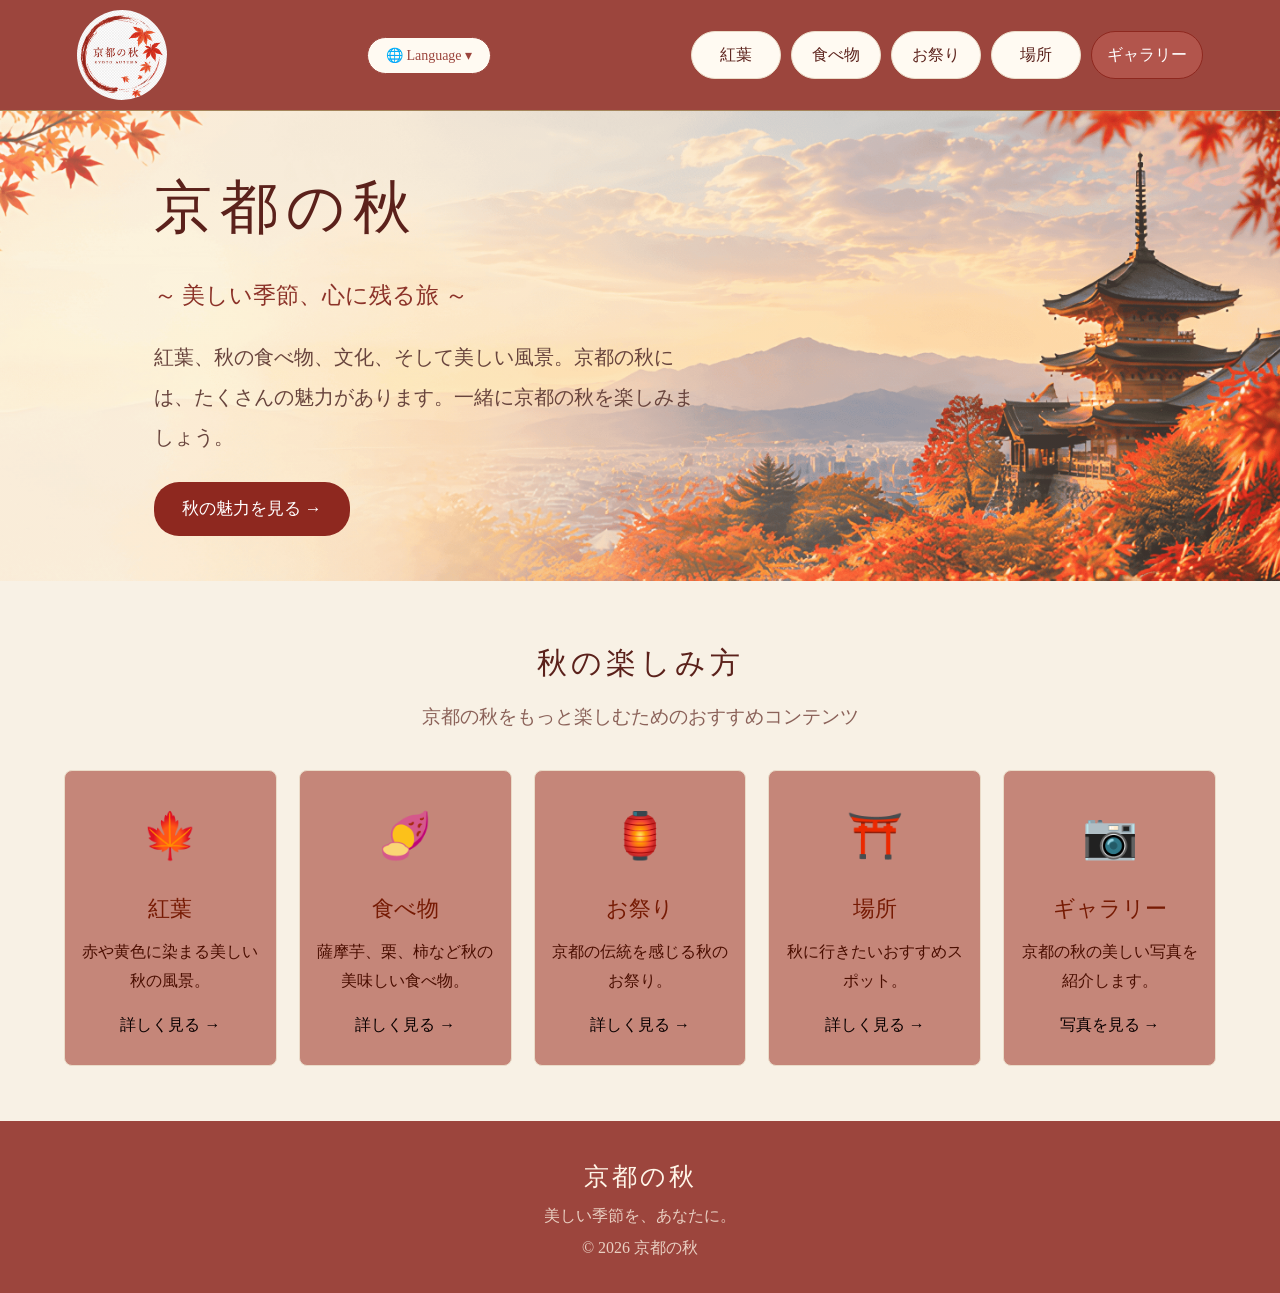
<file: index.html>
<!DOCTYPE html>
<html lang="ja">
<head>
    <meta charset="UTF-8">
    <meta name="viewport" content="width=device-width, initial-scale=1.0">
    <title>京都の秋</title>
    <link rel="stylesheet" href="css/style.css">
</head>
<body>

<header>
    <div class="logo">
        <a href="index.html">
            <img src="img/logo2.png" alt="京都の秋 Logo">
        </a>
    </div>

    <div class="language-switch">
    <button class="language-btn" onclick="toggleLanguageMenu()">
        🌐 Language ▾
    </button>

    <div class="language-menu" id="languageMenu">
        <button onclick="changeLanguage('ja')">日本語</button>
        <button onclick="changeLanguage('en')">English</button>
    </div>
</div>
    <nav>
        <a href="kouyou.html" data-i18n="kouyou">紅葉</a>
        <a href="food.html" data-i18n="food">食べ物</a>
        <a href="event.html" data-i18n="event">お祭り</a>
        <a href="place.html" data-i18n="place">場所</a>
        <a href="gallary.html" class="active" data-i18n="gallery">ギャラリー</a>
    </nav>
</header>

<section class="hero">
    <div class="hero-text">
        <h2 data-i18n="heroTitle">京都の秋</h2>

        <h3 data-i18n="heroSubtitle">
            ～ 美しい季節、心に残る旅 ～
        </h3>

        <p data-i18n="heroDescription">
            紅葉、秋の食べ物、文化、そして美しい風景。
            京都の秋には、たくさんの魅力があります。
            一緒に京都の秋を楽しみましょう。
        </p>

        <a href="kouyou.html" class="button" data-i18n="heroButton">
            秋の魅力を見る →
        </a>
    </div>
</section>

<main>
    <section class="contents">

        <h2 data-i18n="sectionTitle">秋の楽しみ方</h2>

        <p class="description" data-i18n="sectionDescription">
            京都の秋をもっと楽しむためのおすすめコンテンツ
        </p>

        <div class="cards">

            <div class="card">
                <div class="icon">🍁</div>
                <h3 data-i18n="card1Title">紅葉</h3>
                <p data-i18n="card1Text">赤や黄色に染まる美しい秋の風景。</p>
                <a href="kouyou.html" data-i18n="details">詳しく見る →</a>
            </div>

            <div class="card">
                <div class="icon">🍠</div>
                <h3 data-i18n="card2Title">食べ物</h3>
                <p data-i18n="card2Text">薩摩芋、栗、柿など秋の美味しい食べ物。</p>
                <a href="food.html" data-i18n="details">詳しく見る →</a>
            </div>

            <div class="card">
                <div class="icon">🏮</div>
                <h3 data-i18n="card3Title">お祭り</h3>
                <p data-i18n="card3Text">京都の伝統を感じる秋のお祭り。</p>
                <a href="event.html" data-i18n="details">詳しく見る →</a>
            </div>

            <div class="card">
                <div class="icon">⛩️</div>
                <h3 data-i18n="card4Title">場所</h3>
                <p data-i18n="card4Text">秋に行きたいおすすめスポット。</p>
                <a href="place.html" data-i18n="details">詳しく見る →</a>
            </div>

            <div class="card">
                <div class="icon">📷</div>
                <h3 data-i18n="card5Title">ギャラリー</h3>
                <p data-i18n="card5Text">京都の秋の美しい写真を紹介します。</p>
                <a href="gallary.html" data-i18n="viewPhotos">写真を見る →</a>
            </div>

        </div>
    </section>
</main>

<footer>
    <h3>京都の秋</h3>
    <p data-i18n="footerText">美しい季節を、あなたに。</p>
    <p class="copyright">© 2026 京都の秋</p>
</footer>

<script src="js/script.js"></script>

</body>
</html>
</file>
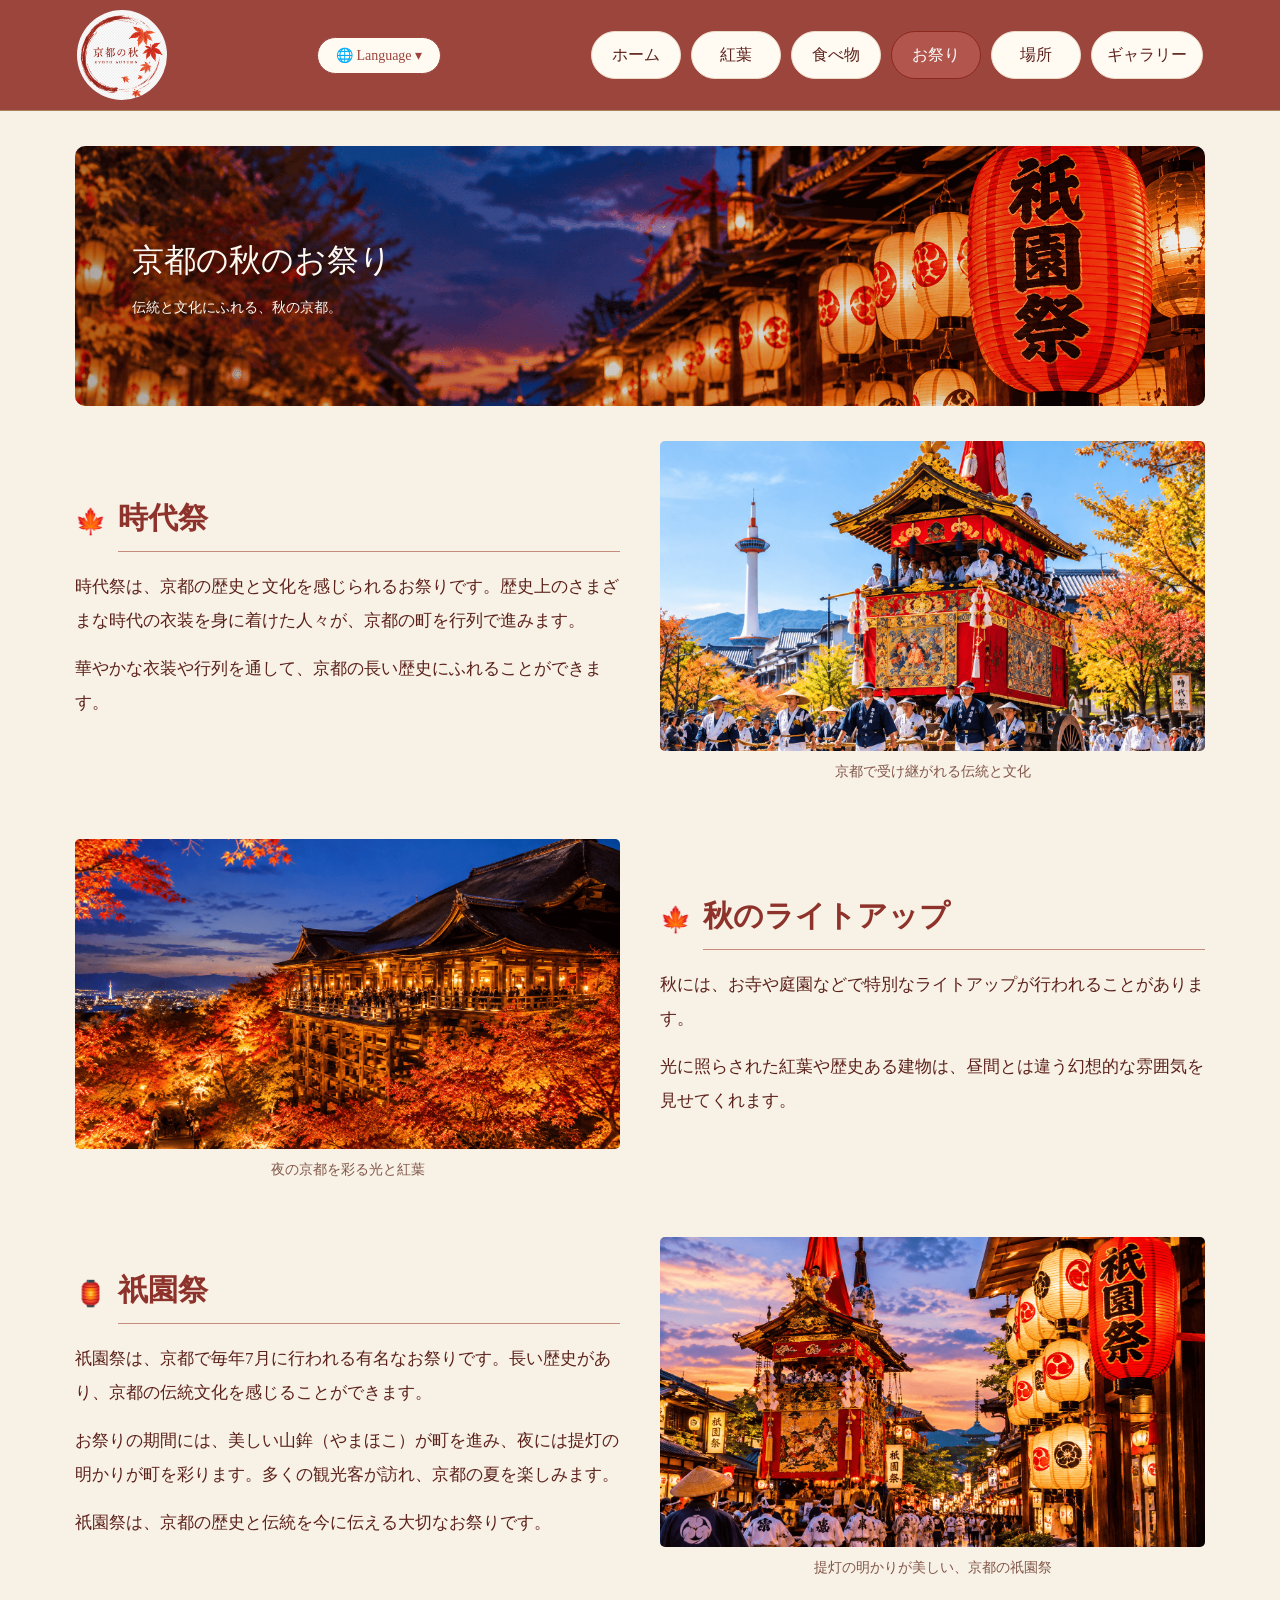
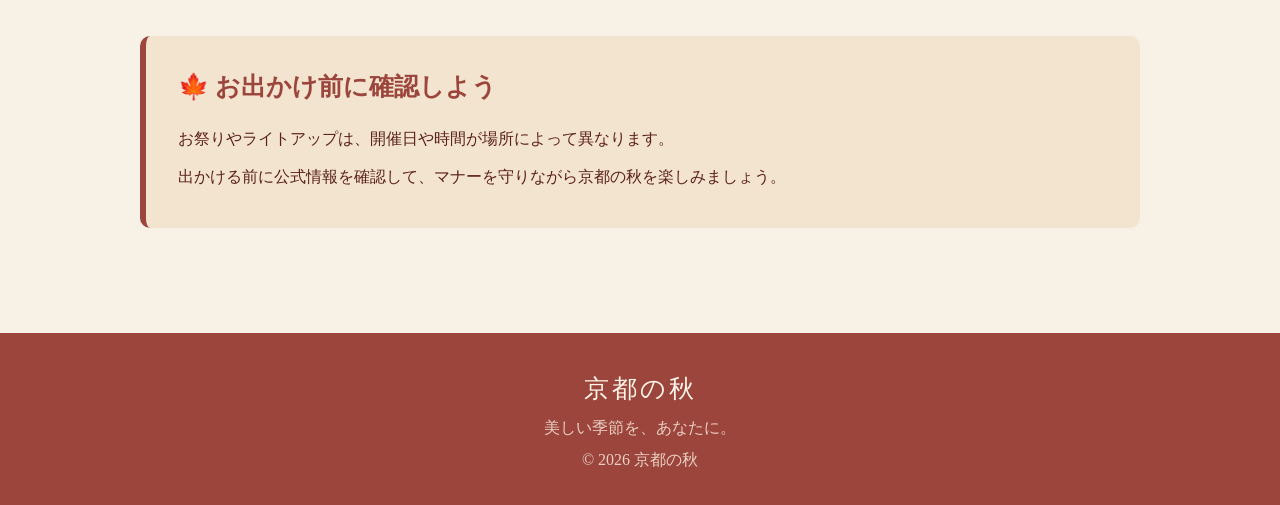
<file: event.html>
<!DOCTYPE html>
<html lang="ja">

<head>
    <meta charset="UTF-8">
    <meta name="viewport" content="width=device-width, initial-scale=1.0">
    <title>京都の秋のお祭り｜京都の秋</title>
    <link rel="stylesheet" href="css/style.css">
</head>

<body>

<header>
    <div class="logo">
        <a href="index.html">
            <img src="img/logo2.png" alt="京都の秋 Logo">
        </a>
    </div>

    <div class="language-switch">
    <button class="language-btn" onclick="toggleLanguageMenu()">
        🌐 Language ▾
    </button>

    <div class="language-menu" id="languageMenu">
        <button onclick="changeLanguage('ja')">日本語</button>
        <button onclick="changeLanguage('en')">English</button>
    </div>
</div>

    <nav>
        <a href="index.html" data-i18n="home">ホーム</a>
        <a href="kouyou.html" data-i18n="kouyou">紅葉</a>
        <a href="food.html" data-i18n="food">食べ物</a>
        <a href="event.html" class="active" data-i18n="event">お祭り</a>
        <a href="place.html" data-i18n="place">場所</a>
        <a href="gallary.html" data-i18n="gallary">ギャラリー</a>
    </nav>
</header>

<main class="page-content event-page">

    <section class="event-hero">
        <div class="event-hero-text">
            <h1 data-i18n="eventPageTitle">京都の秋のお祭り</h1>
            <p data-i18n="eventPageSubtitle">伝統と文化にふれる、秋の京都。</p>
        </div>
    </section>

    <section class="content-section">
        <div class="section-text">
            <h2 class="decorated-heading">
                <span class="maple-icon">🍁</span>
                <span class="heading-title" data-i18n="eventSection1Title">時代祭</span>
            </h2>

            <p data-i18n="eventSection1Text1">
                時代祭は、京都の歴史と文化を感じられるお祭りです。
                歴史上のさまざまな時代の衣装を身に着けた人々が、
                京都の町を行列で進みます。
            </p>

            <p data-i18n="eventSection1Text2">
                華やかな衣装や行列を通して、
                京都の長い歴史にふれることができます。
            </p>
        </div>

        <figure class="section-image">
            <img src="img/evant1.png" alt="京都の伝統的なお祭り">
            <figcaption data-i18n="eventCaption1">
                京都で受け継がれる伝統と文化
            </figcaption>
        </figure>
    </section>

    <section class="content-section reverse">
        <div class="section-text">
            <h2 class="decorated-heading">
                <span class="maple-icon">🍁</span>
                <span class="heading-title" data-i18n="eventSection2Title">秋のライトアップ</span>
            </h2>

            <p data-i18n="eventSection2Text1">
                秋には、お寺や庭園などで特別なライトアップが
                行われることがあります。
            </p>

            <p data-i18n="eventSection2Text2">
                光に照らされた紅葉や歴史ある建物は、
                昼間とは違う幻想的な雰囲気を見せてくれます。
            </p>
        </div>

        <figure class="section-image">
            <img src="img/event2.png" alt="秋の京都の夜間ライトアップ">
            <figcaption data-i18n="eventCaption2">
                夜の京都を彩る光と紅葉
            </figcaption>
        </figure>
    </section>

    <section class="content-section">
        <div class="section-text">
            <h2 class="decorated-heading">
                <span class="maple-icon">🏮</span>
                <span class="heading-title" data-i18n="eventSection3Title">祇園祭</span>
            </h2>

            <p data-i18n="eventSection3Text1">
                祇園祭は、京都で毎年7月に行われる有名なお祭りです。
                長い歴史があり、京都の伝統文化を感じることができます。
            </p>

            <p data-i18n="eventSection3Text2">
                お祭りの期間には、美しい山鉾（やまほこ）が町を進み、
                夜には提灯の明かりが町を彩ります。
                多くの観光客が訪れ、京都の夏を楽しみます。
            </p>

            <p data-i18n="eventSection3Text3">
                祇園祭は、京都の歴史と伝統を今に伝える大切なお祭りです。
            </p>
        </div>

        <figure class="section-image">
            <img src="img/event3.png" alt="提灯の明かりが美しい、京都の祇園祭">
            <figcaption data-i18n="eventCaption3">
                提灯の明かりが美しい、京都の祇園祭
            </figcaption>
        </figure>
    </section>

    <section class="event-notice">
        <h2 data-i18n="eventNoticeTitle">🍁 お出かけ前に確認しよう</h2>

        <p data-i18n="eventNoticeText1">
            お祭りやライトアップは、開催日や時間が
            場所によって異なります。
        </p>

        <p data-i18n="eventNoticeText2">
            出かける前に公式情報を確認して、
            マナーを守りながら京都の秋を楽しみましょう。
        </p>
    </section>

</main>

<footer>
    <h3>京都の秋</h3>
    <p data-i18n="footerText">美しい季節を、あなたに。</p>
    <p class="copyright">© 2026 京都の秋</p>
</footer>

<script src="js/script.js"></script>
</body>
</html>
</file>
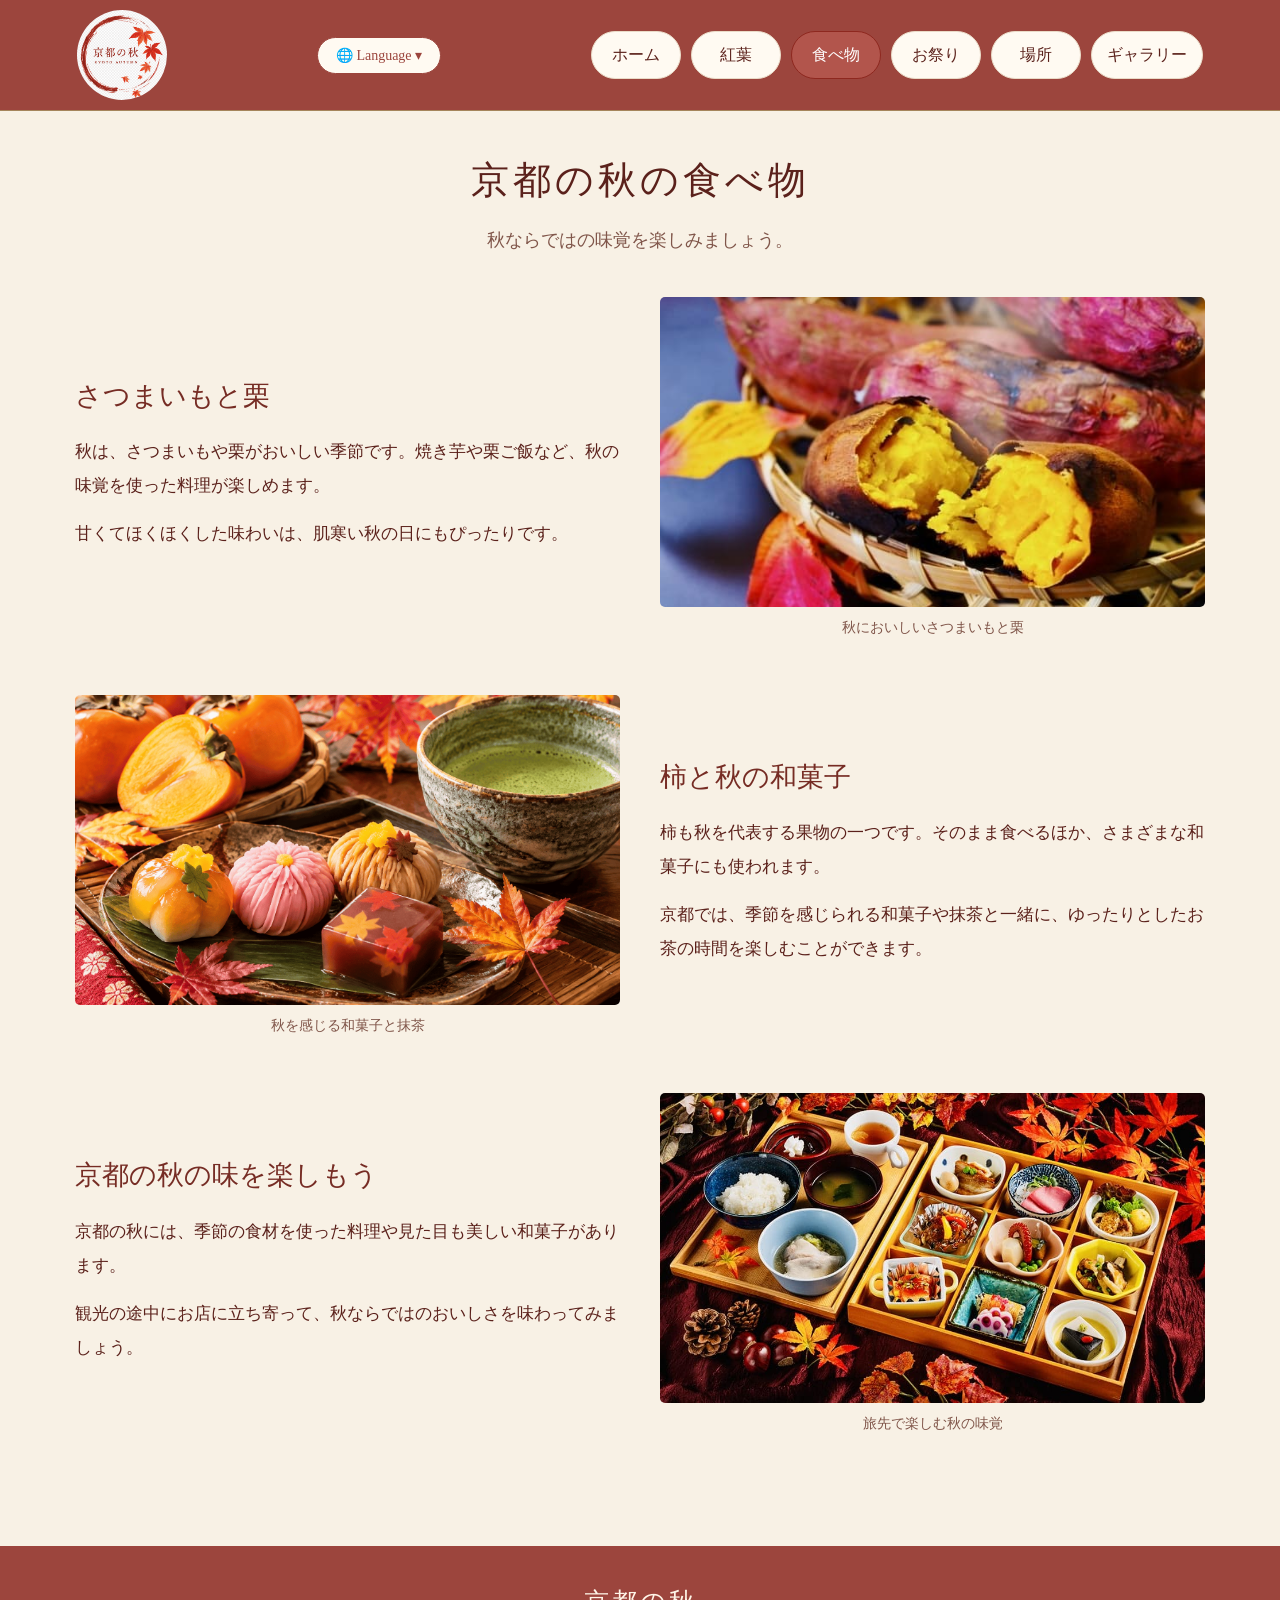
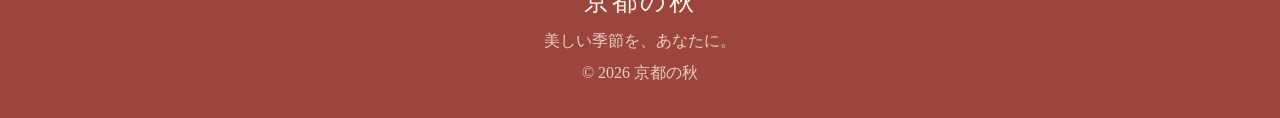
<file: food.html>
<!DOCTYPE html>
<html lang="ja">
<head>
    <meta charset="UTF-8">
    <meta name="viewport" content="width=device-width, initial-scale=1.0">
    <title>京都の秋の食べ物｜京都の秋</title>
    <link rel="stylesheet" href="css/style.css">
</head>
<body>

<header>
    <div class="logo">
        <a href="index.html">
            <img src="img/logo2.png" alt="京都の秋 Logo">
        </a>
    </div>

    <div class="language-switch">
    <button class="language-btn" onclick="toggleLanguageMenu()">
        🌐 Language ▾
    </button>

    <div class="language-menu" id="languageMenu">
        <button onclick="changeLanguage('ja')">日本語</button>
        <button onclick="changeLanguage('en')">English</button>
    </div>
</div>

    <nav>
        <a href="index.html" data-i18n="home">ホーム</a>
        <a href="kouyou.html" data-i18n="kouyou">紅葉</a>
        <a href="food.html" class="active" data-i18n="food">食べ物</a>
        <a href="event.html" data-i18n="event">お祭り</a>
        <a href="place.html" data-i18n="place">場所</a>
        <a href="gallary.html" data-i18n="gallary">ギャラリー</a>
    </nav>
</header>

<main class="page-content">

    <div class="page-title">
        <h1 data-i18n="foodPageTitle">京都の秋の食べ物</h1>
        <p data-i18n="foodPageSubtitle">秋ならではの味覚を楽しみましょう。</p>
    </div>

    <section class="content-section">
        <div class="section-text">
            <h2 data-i18n="foodSection1Title">さつまいもと栗</h2>

            <p data-i18n="foodSection1Text1">
                秋は、さつまいもや栗がおいしい季節です。
                焼き芋や栗ご飯など、秋の味覚を使った料理が楽しめます。
            </p>

            <p data-i18n="foodSection1Text2">
                甘くてほくほくした味わいは、肌寒い秋の日にもぴったりです。
            </p>
        </div>

        <figure class="section-image">
            <img src="img/food1.jpg" alt="秋のさつまいもと栗">
            <figcaption data-i18n="foodCaption1">
                秋においしいさつまいもと栗
            </figcaption>
        </figure>
    </section>

    <section class="content-section reverse">
        <div class="section-text">
            <h2 data-i18n="foodSection2Title">柿と秋の和菓子</h2>

            <p data-i18n="foodSection2Text1">
                柿も秋を代表する果物の一つです。
                そのまま食べるほか、さまざまな和菓子にも使われます。
            </p>

            <p data-i18n="foodSection2Text2">
                京都では、季節を感じられる和菓子や抹茶と一緒に、
                ゆったりとしたお茶の時間を楽しむことができます。
            </p>
        </div>

        <figure class="section-image">
            <img src="img/food3.png" alt="秋の和菓子と抹茶">
            <figcaption data-i18n="foodCaption2">
                秋を感じる和菓子と抹茶
            </figcaption>
        </figure>
    </section>

    <section class="content-section">
        <div class="section-text">
            <h2 data-i18n="foodSection3Title">京都の秋の味を楽しもう</h2>

            <p data-i18n="foodSection3Text1">
                京都の秋には、季節の食材を使った料理や
                見た目も美しい和菓子があります。
            </p>

            <p data-i18n="foodSection3Text2">
                観光の途中にお店に立ち寄って、
                秋ならではのおいしさを味わってみましょう。
            </p>
        </div>

        <figure class="section-image">
            <img src="img/food2 .jpg" alt="京都の秋の食事">
            <figcaption data-i18n="foodCaption3">
                旅先で楽しむ秋の味覚
            </figcaption>
        </figure>
    </section>

</main>

<footer>
    <h3>京都の秋</h3>
    <p data-i18n="footerText">美しい季節を、あなたに。</p>
    <p class="copyright">© 2026 京都の秋</p>
</footer>

<script src="js/script.js"></script>
</body>
</html>
</file>
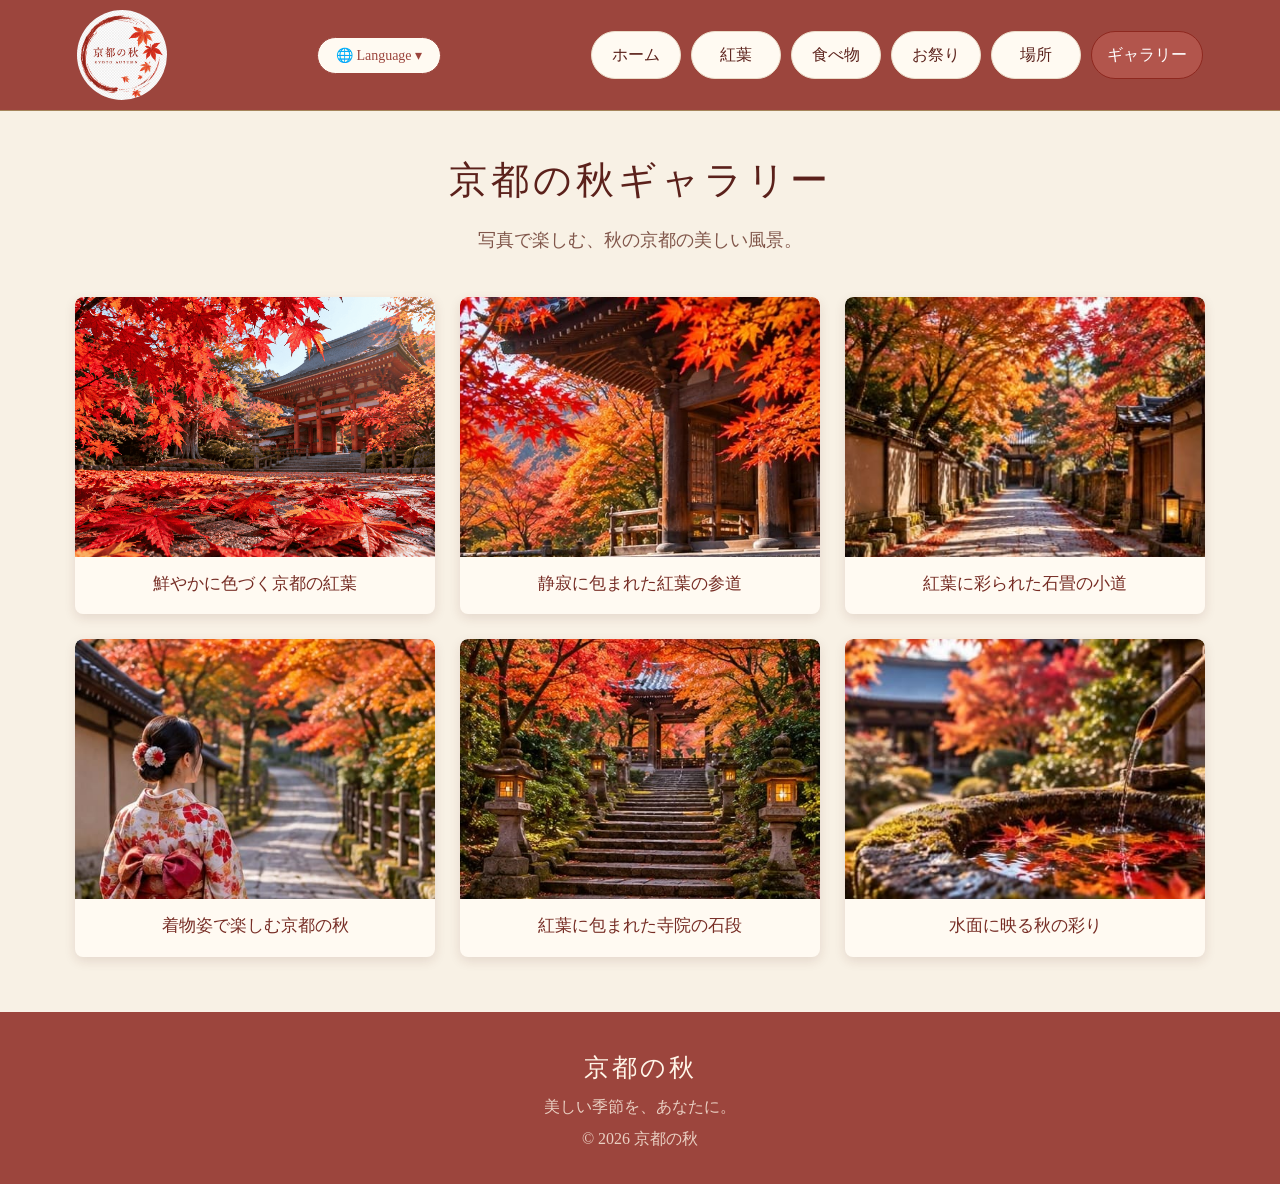
<file: gallary.html>
<!DOCTYPE html>
<html lang="ja">
<head>
    <meta charset="UTF-8">
    <meta name="viewport" content="width=device-width, initial-scale=1.0">
    <title>京都の秋ギャラリー｜京都の秋</title>
    <link rel="stylesheet" href="css/style.css">
</head>
<body>

<header>
    <div class="logo">
        <a href="index.html">
            <img src="img/logo2.png" alt="京都の秋 Logo">
        </a>
    </div>

    <div class="language-switch">
    <button class="language-btn" onclick="toggleLanguageMenu()">
        🌐 Language ▾
    </button>

    <div class="language-menu" id="languageMenu">
        <button onclick="changeLanguage('ja')">日本語</button>
        <button onclick="changeLanguage('en')">English</button>
    </div>
</div>

    <nav>
        <a href="index.html" data-i18n="home">ホーム</a>
        <a href="kouyou.html" data-i18n="kouyou">紅葉</a>
        <a href="food.html" data-i18n="food">食べ物</a>
        <a href="event.html" data-i18n="event">お祭り</a>
        <a href="place.html" data-i18n="place">場所</a>
        <a href="gallary.html" class="active" data-i18n="gallery">ギャラリー</a>
    </nav>
</header>

<main class="page-content">

    <div class="page-title">
        <h1 data-i18n="galleryPageTitle">京都の秋ギャラリー</h1>
        <p data-i18n="galleryPageSubtitle">写真で楽しむ、秋の京都の美しい風景。</p>
    </div>

    <section class="photo-gallery">

        <!-- Photo 1 -->
        <figure class="gallery-item">
            <img src="img/leavesssss.png"
                 alt="京都の赤い紅葉"
                 loading="lazy">
            <p data-i18n="galleryCaption1">鮮やかに色づく京都の紅葉</p>
        </figure>

        <!-- Photo 2 -->
        <figure class="gallery-item">
            <img src="img/gallery1_temple.jpg"
                 alt="京都のお寺と秋の風景"
                 loading="lazy">
            <p data-i18n="galleryCaption2">静寂に包まれた紅葉の参道</p>
        </figure>

        <!-- Photo 3 -->
        <figure class="gallery-item">
            <img src="img/kyoto_autumn_road.jpg"
                 alt="秋の京都の石畳の小道"
                 loading="lazy">
            <p data-i18n="galleryCaption3">紅葉に彩られた石畳の小道</p>
        </figure>

        <!-- Photo 4 -->
        <figure class="gallery-item">
            <img src="img/gallery2_kimono_woman.jpg"
                 alt="着物姿で京都を歩く女性"
                 loading="lazy">
            <p data-i18n="galleryCaption4">着物姿で楽しむ京都の秋</p>
        </figure>

        <!-- Photo 5 -->
        <figure class="gallery-item">
            <img src="img/gallery5_temple_steps.jpg"
                 alt="紅葉に包まれた寺院の石段"
                 loading="lazy">
            <p data-i18n="galleryCaption5">紅葉に包まれた寺院の石段</p>
        </figure>

        <!-- Photo 6 -->
        <figure class="gallery-item">
            <img src="img/kyoto_autumn_stone_basin.jpg"
                 alt="秋の紅葉が映る京都の水辺"
                 loading="lazy">
            <p data-i18n="galleryCaption6">水面に映る秋の彩り</p>
        </figure>

    </section>

</main>

<footer>
    <h3>京都の秋</h3>
    <p data-i18n="footerText">美しい季節を、あなたに。</p>
    <p class="copyright">© 2026 京都の秋</p>
</footer>

<script src="js/script.js"></script>
</body>
</html>
</file>
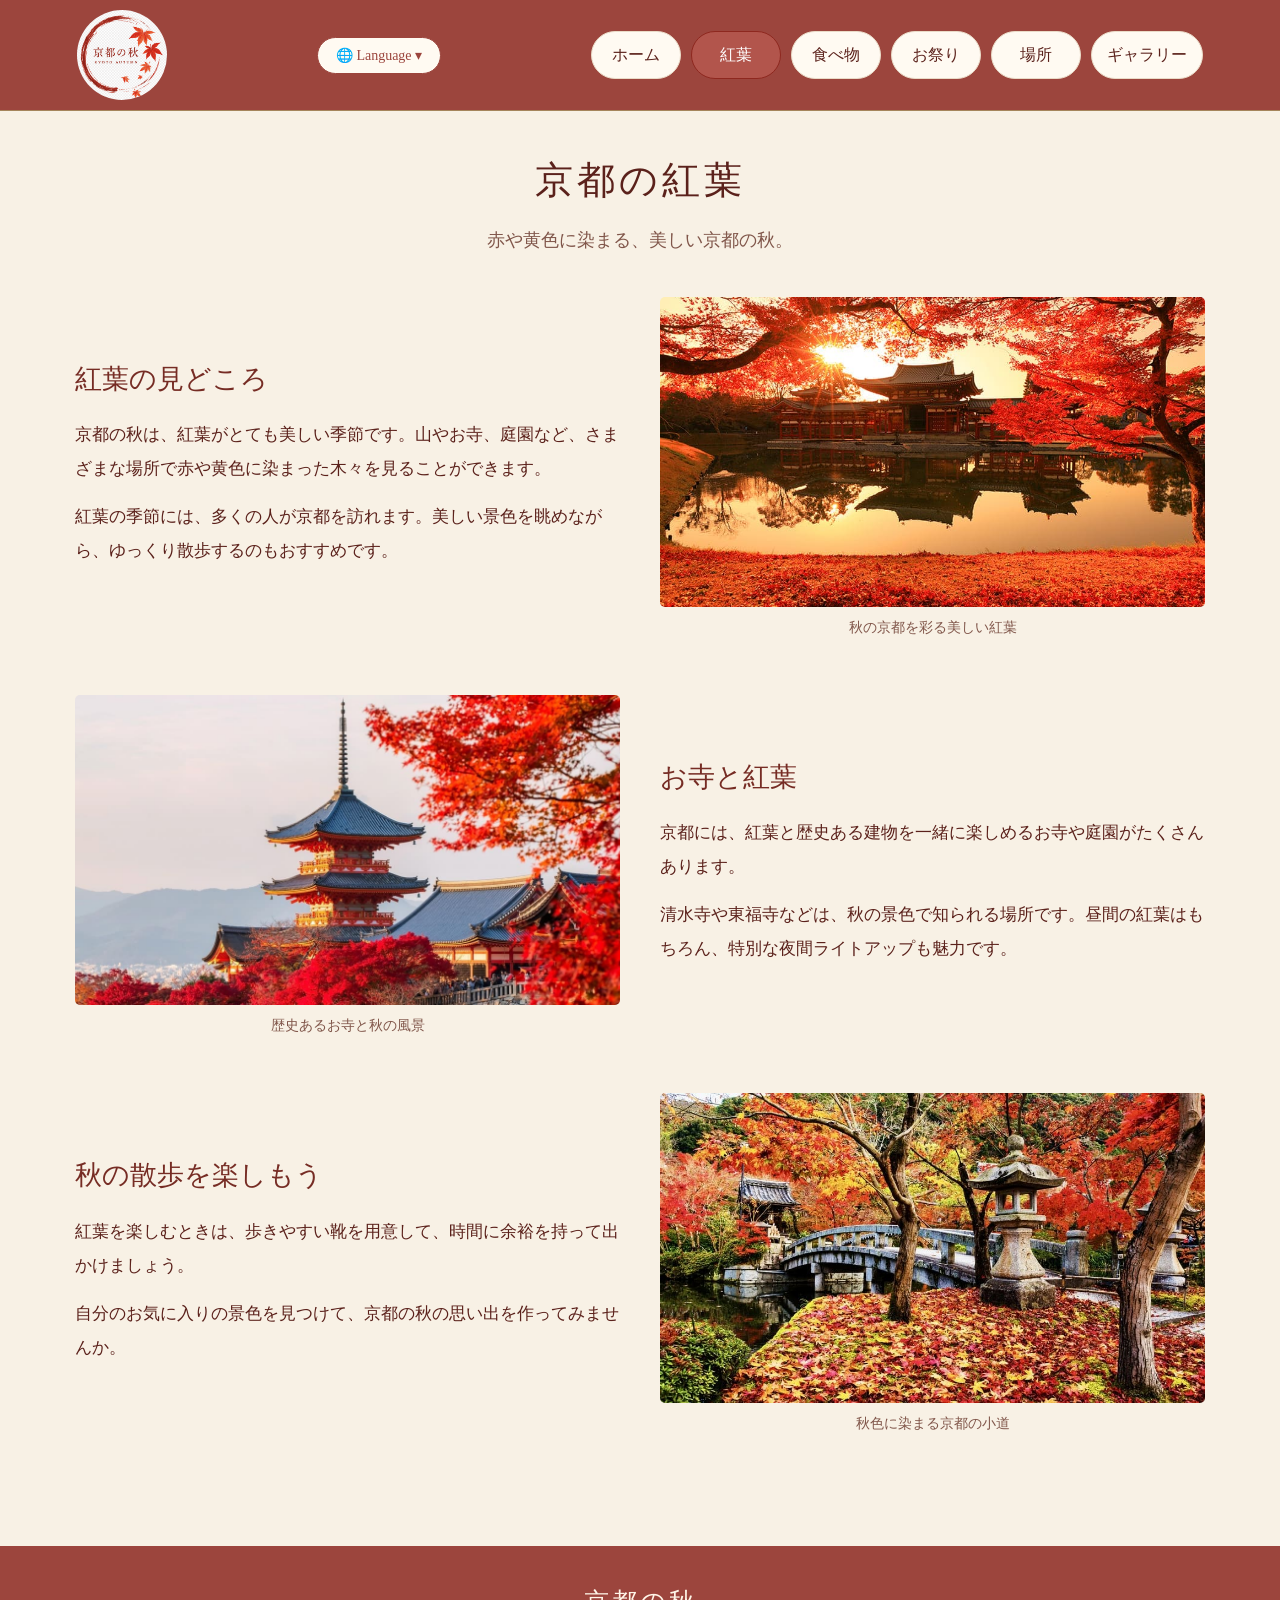
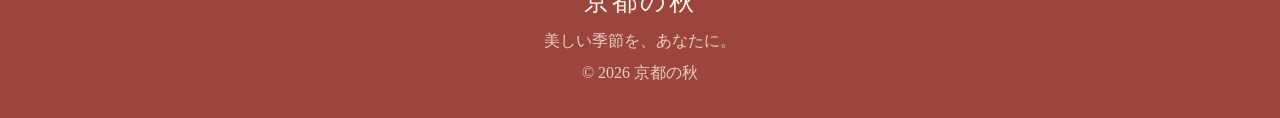
<file: kouyou.html>
<!DOCTYPE html>
<html lang="ja">
<head>
    <meta charset="UTF-8">
    <meta name="viewport" content="width=device-width, initial-scale=1.0">
    <title>京都の紅葉｜京都の秋</title>
    <link rel="stylesheet" href="css/style.css">
</head>
<body>

<header>
    <div class="logo">
        <a href="index.html">
            <img src="img/logo2.png" alt="京都の秋 Logo">
        </a>
    </div>

    <div class="language-switch">
    <button class="language-btn" onclick="toggleLanguageMenu()">
        🌐 Language ▾
    </button>

    <div class="language-menu" id="languageMenu">
        <button onclick="changeLanguage('ja')">日本語</button>
        <button onclick="changeLanguage('en')">English</button>
    </div>
</div>
    <nav>
        <a href="index.html" data-i18n="home">ホーム</a>
        <a href="kouyou.html" class="active" data-i18n="kouyou">紅葉</a>
        <a href="food.html" data-i18n="food">食べ物</a>
        <a href="event.html" data-i18n="event">お祭り</a>
        <a href="place.html" data-i18n="place">場所</a>
        <a href="gallary.html" data-i18n="gallary">ギャラリー</a>
    </nav>
</header>

<main class="page-content">

    <div class="page-title">
        <h1 data-i18n="kouyouPageTitle">京都の紅葉</h1>
        <p data-i18n="kouyouPageSubtitle">赤や黄色に染まる、美しい京都の秋。</p>
    </div>

    <section class="content-section">
        <div class="section-text">
            <h2 data-i18n="kouyouSection1Title">紅葉の見どころ</h2>

            <p data-i18n="kouyouSection1Text1">
                京都の秋は、紅葉がとても美しい季節です。
                山やお寺、庭園など、さまざまな場所で
                赤や黄色に染まった木々を見ることができます。
            </p>

            <p data-i18n="kouyouSection1Text2">
                紅葉の季節には、多くの人が京都を訪れます。
                美しい景色を眺めながら、ゆっくり散歩するのもおすすめです。
            </p>
        </div>

        <figure class="section-image">
            <img src="img/R.jpg" alt="京都の赤い紅葉">
            <figcaption data-i18n="kouyouCaption1">
                秋の京都を彩る美しい紅葉
            </figcaption>
        </figure>
    </section>

    <section class="content-section reverse">
        <div class="section-text">
            <h2 data-i18n="kouyouSection2Title">お寺と紅葉</h2>

            <p data-i18n="kouyouSection2Text1">
                京都には、紅葉と歴史ある建物を一緒に楽しめる
                お寺や庭園がたくさんあります。
            </p>

            <p data-i18n="kouyouSection2Text2">
                清水寺や東福寺などは、秋の景色で知られる場所です。
                昼間の紅葉はもちろん、特別な夜間ライトアップも魅力です。
            </p>
        </div>

        <figure class="section-image">
            <img src="img/t.jpg" alt="紅葉に囲まれた京都のお寺">
            <figcaption data-i18n="kouyouCaption2">
                歴史あるお寺と秋の風景
            </figcaption>
        </figure>
    </section>

    <section class="content-section">
        <div class="section-text">
            <h2 data-i18n="kouyouSection3Title">秋の散歩を楽しもう</h2>

            <p data-i18n="kouyouSection3Text1">
                紅葉を楽しむときは、歩きやすい靴を用意して、
                時間に余裕を持って出かけましょう。
            </p>

            <p data-i18n="kouyouSection3Text2">
                自分のお気に入りの景色を見つけて、
                京都の秋の思い出を作ってみませんか。
            </p>
        </div>

        <figure class="section-image">
            <img src="img/5.jpg" alt="秋色に染まる京都の小道">
            <figcaption data-i18n="kouyouCaption3">
                秋色に染まる京都の小道
            </figcaption>
        </figure>
    </section>

</main>

<footer>
    <h3>京都の秋</h3>
    <p data-i18n="footerText">美しい季節を、あなたに。</p>
    <p class="copyright">© 2026 京都の秋</p>
</footer>

<script src="js/script.js"></script>
</body>
</html>
</file>
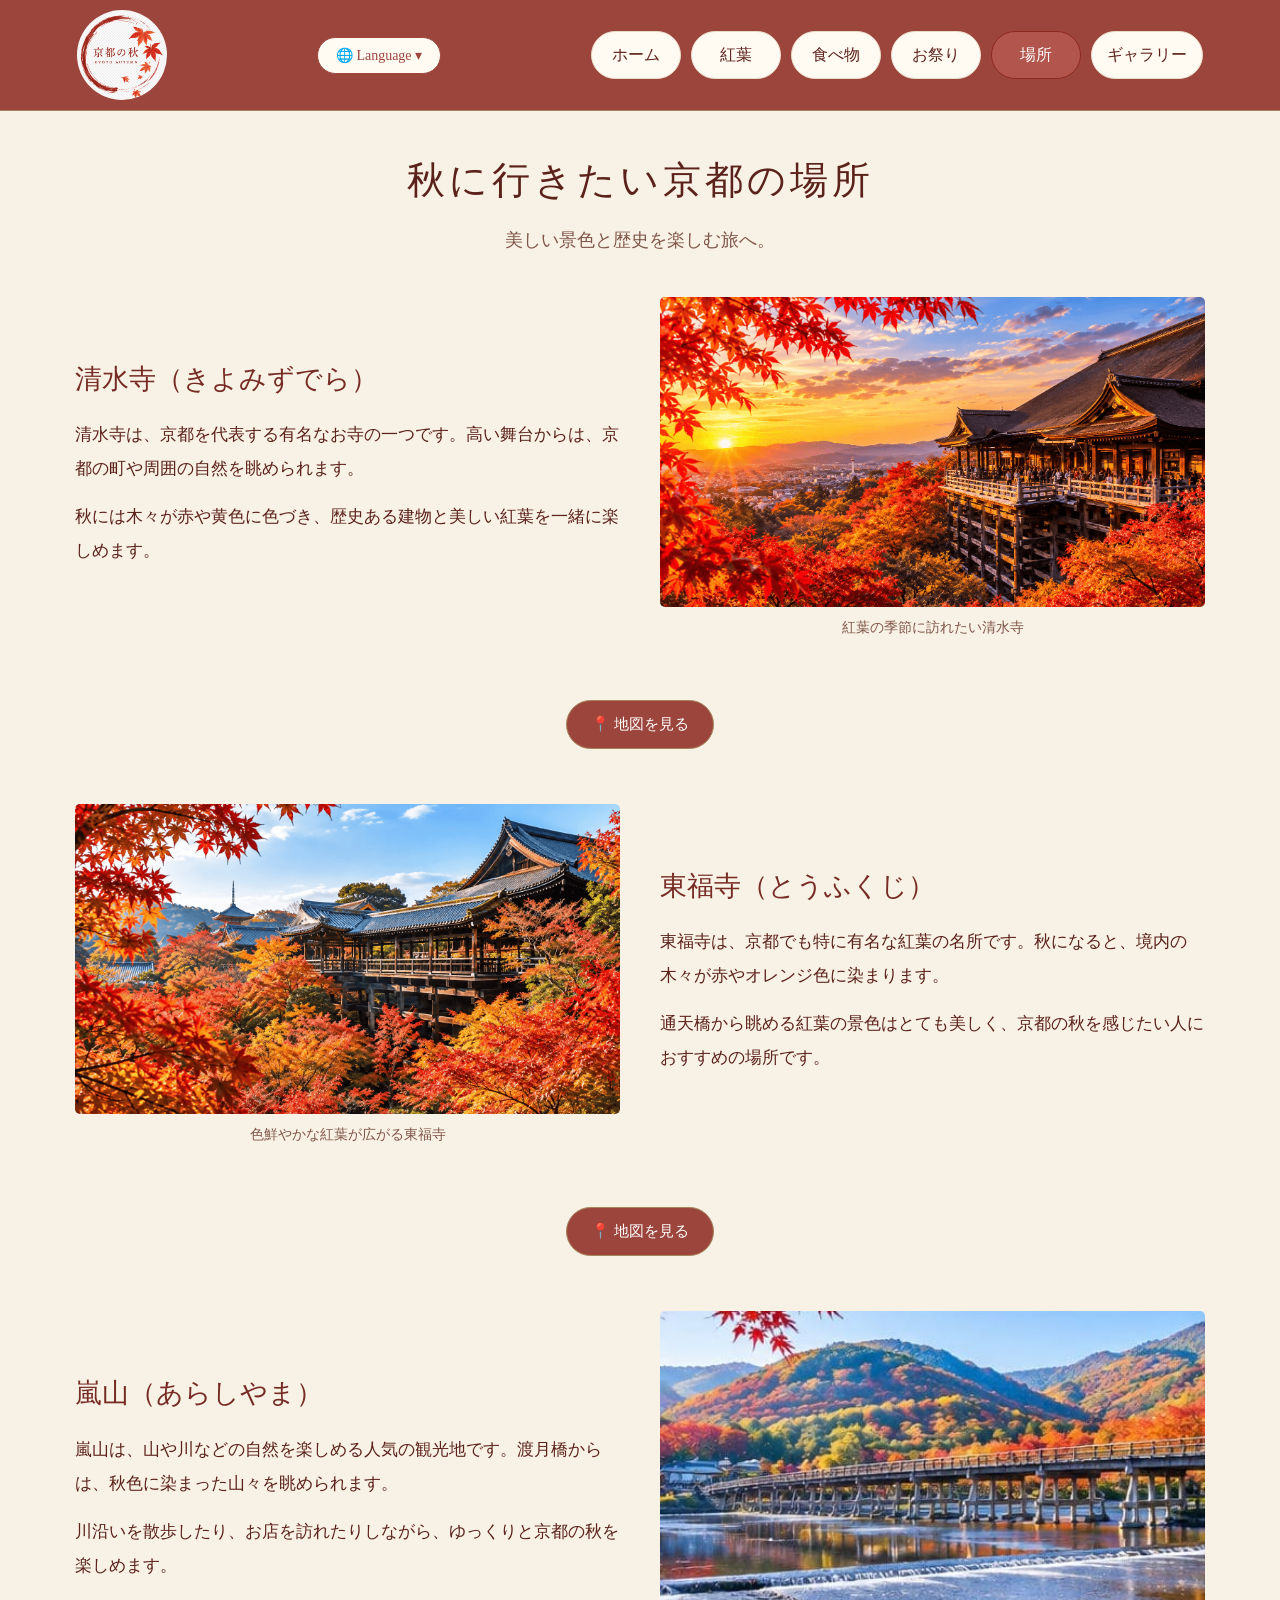
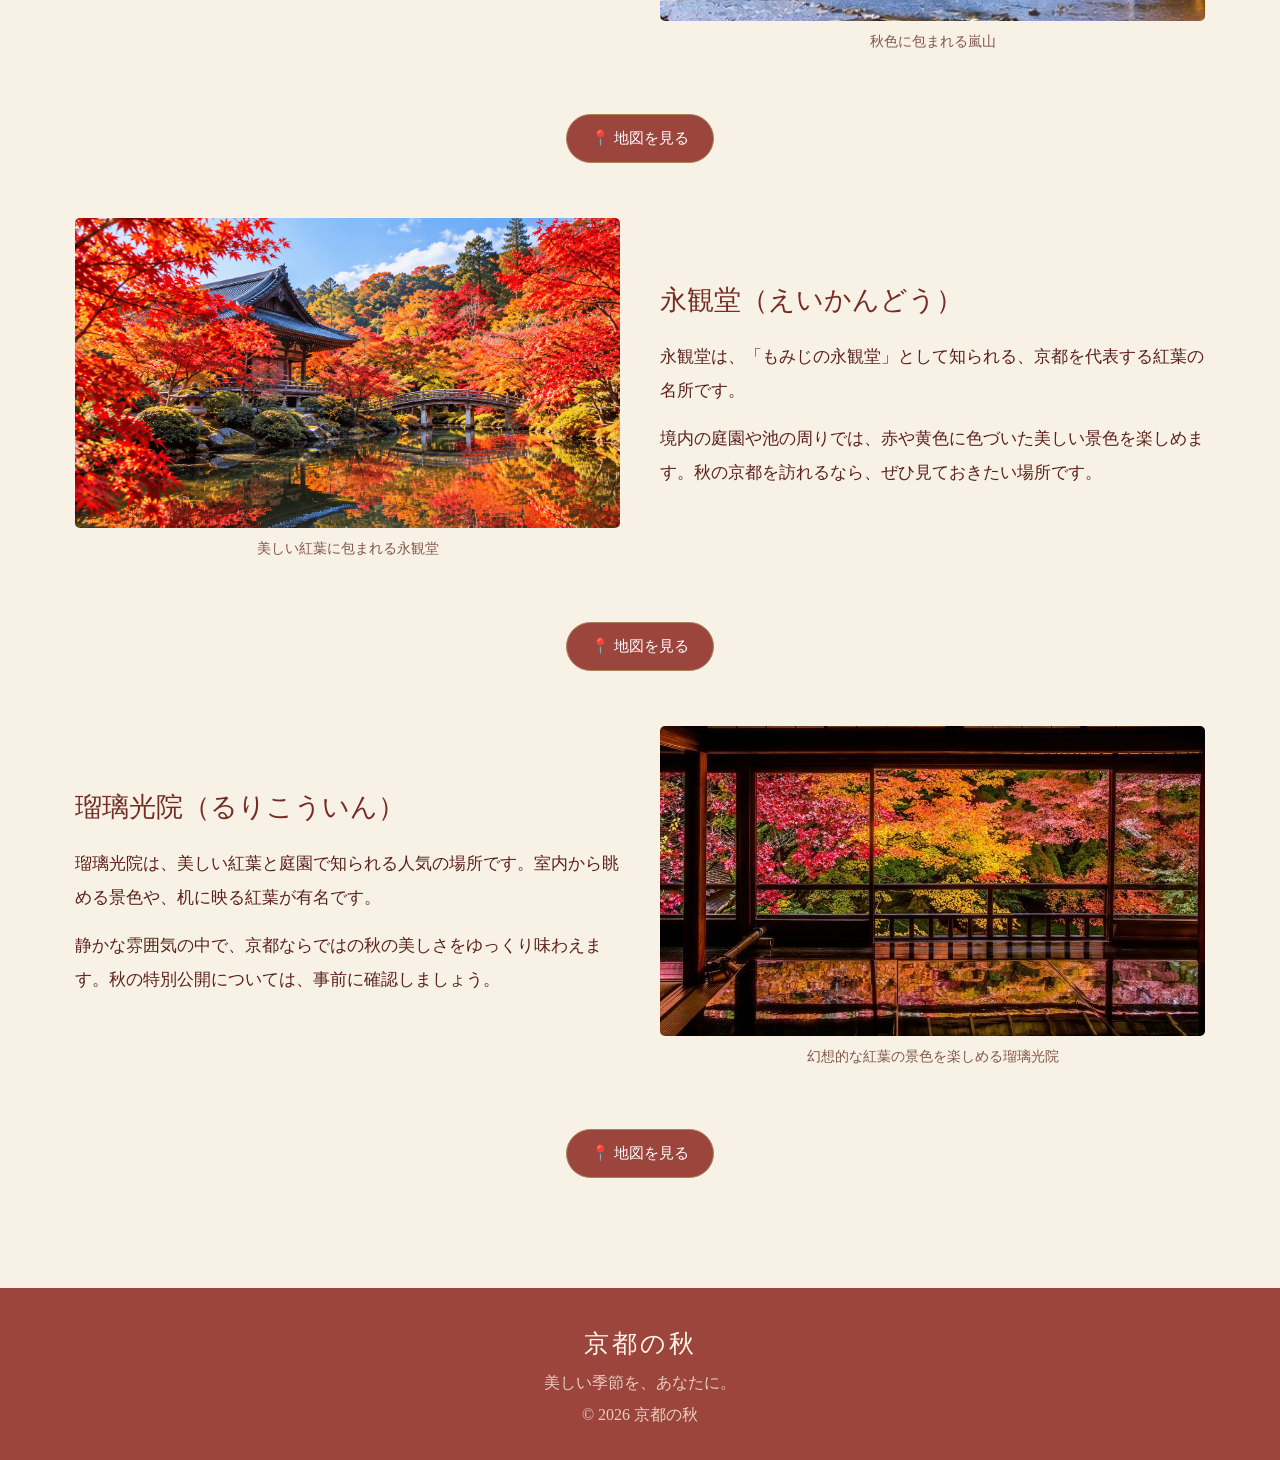
<file: place.html>
<!DOCTYPE html>
<html lang="ja">
<head>
    <meta charset="UTF-8">
    <meta name="viewport" content="width=device-width, initial-scale=1.0">
    <title>京都のおすすめスポット｜京都の秋</title>
    <link rel="stylesheet" href="css/style.css">
</head>
<body>

<header>
    <div class="logo">
        <a href="index.html">
            <img src="img/logo2.png" alt="京都の秋 Logo">
        </a>
    </div>

    <div class="language-switch">
    <button class="language-btn" onclick="toggleLanguageMenu()">
        🌐 Language ▾
    </button>

    <div class="language-menu" id="languageMenu">
        <button onclick="changeLanguage('ja')">日本語</button>
        <button onclick="changeLanguage('en')">English</button>
    </div>
</div>
    <nav>
        <a href="index.html" data-i18n="home">ホーム</a>
        <a href="kouyou.html" data-i18n="kouyou">紅葉</a>
        <a href="food.html" data-i18n="food">食べ物</a>
        <a href="event.html" data-i18n="event">お祭り</a>
        <a href="place.html" class="active" data-i18n="place">場所</a>
        <a href="gallary.html" data-i18n="gallary">ギャラリー</a>
    </nav>
</header>

<main class="page-content">

    <div class="page-title">
        <h1 data-i18n="placePageTitle">秋に行きたい京都の場所</h1>
        <p data-i18n="placePageSubtitle">美しい景色と歴史を楽しむ旅へ。</p>
    </div>

    <!-- 1. 清水寺 -->
    <section class="content-section">
        <div class="section-text">
            <h2 data-i18n="place1Title">清水寺（きよみずでら）</h2>

            <p data-i18n="place1Text1">
                清水寺は、京都を代表する有名なお寺の一つです。
                高い舞台からは、京都の町や周囲の自然を眺められます。
            </p>

            <p data-i18n="place1Text2">
                秋には木々が赤や黄色に色づき、
                歴史ある建物と美しい紅葉を一緒に楽しめます。
            </p>
        </div>

        <figure class="section-image">
            <img src="img/place1.png" alt="秋の清水寺">
            <figcaption data-i18n="place1Caption">紅葉の季節に訪れたい清水寺</figcaption>
        </figure>

        <div class="map-button-container">
            <a href="https://www.google.com/maps/search/?api=1&query=Kiyomizu-dera+Kyoto"
               target="_blank"
               rel="noopener noreferrer"
               class="map-button"
               data-i18n="mapButton">
                📍 地図を見る
            </a>
        </div>
    </section>

    <!-- 2. 東福寺 -->
    <section class="content-section reverse">
        <div class="section-text">
            <h2 data-i18n="place2Title">東福寺（とうふくじ）</h2>

            <p data-i18n="place2Text1">
                東福寺は、京都でも特に有名な紅葉の名所です。
                秋になると、境内の木々が赤やオレンジ色に染まります。
            </p>

            <p data-i18n="place2Text2">
                通天橋から眺める紅葉の景色はとても美しく、
                京都の秋を感じたい人におすすめの場所です。
            </p>
        </div>

        <figure class="section-image">
            <img src="img/place2.png" alt="紅葉の季節の東福寺">
            <figcaption data-i18n="place2Caption">色鮮やかな紅葉が広がる東福寺</figcaption>
        </figure>

        <div class="map-button-container">
            <a href="https://www.google.com/maps/search/?api=1&query=Tofuku-ji+Kyoto"
               target="_blank"
               rel="noopener noreferrer"
               class="map-button"
               data-i18n="mapButton">
                📍 地図を見る
            </a>
        </div>
    </section>

    <!-- 3. 嵐山 -->
    <section class="content-section">
        <div class="section-text">
            <h2 data-i18n="place3Title">嵐山（あらしやま）</h2>

            <p data-i18n="place3Text1">
                嵐山は、山や川などの自然を楽しめる人気の観光地です。
                渡月橋からは、秋色に染まった山々を眺められます。
            </p>

            <p data-i18n="place3Text2">
                川沿いを散歩したり、お店を訪れたりしながら、
                ゆっくりと京都の秋を楽しめます。
            </p>
        </div>

        <figure class="section-image">
            <img src="img/place3 .jpg" alt="秋の嵐山と渡月橋">
            <figcaption data-i18n="place3Caption">秋色に包まれる嵐山</figcaption>
        </figure>

        <div class="map-button-container">
            <a href="https://www.google.com/maps/search/?api=1&query=Arashiyama+Kyoto"
               target="_blank"
               rel="noopener noreferrer"
               class="map-button"
               data-i18n="mapButton">
                📍 地図を見る
            </a>
        </div>
    </section>

    <!-- 4. 永観堂 -->
    <section class="content-section reverse">
        <div class="section-text">
            <h2 data-i18n="place4Title">永観堂（えいかんどう）</h2>

            <p data-i18n="place4Text1">
                永観堂は、「もみじの永観堂」として知られる、
                京都を代表する紅葉の名所です。
            </p>

            <p data-i18n="place4Text2">
                境内の庭園や池の周りでは、
                赤や黄色に色づいた美しい景色を楽しめます。
                秋の京都を訪れるなら、ぜひ見ておきたい場所です。
            </p>
        </div>

        <figure class="section-image">
            <img src="img/place4.png" alt="秋の永観堂と紅葉">
            <figcaption data-i18n="place4Caption">美しい紅葉に包まれる永観堂</figcaption>
        </figure>

        <div class="map-button-container">
            <a href="https://www.google.com/maps/search/?api=1&query=Eikando+Kyoto"
               target="_blank"
               rel="noopener noreferrer"
               class="map-button"
               data-i18n="mapButton">
                📍 地図を見る
            </a>
        </div>
    </section>

    <!-- 5. 瑠璃光院 -->
    <section class="content-section">
        <div class="section-text">
            <h2 data-i18n="place5Title">瑠璃光院（るりこういん）</h2>

            <p data-i18n="place5Text1">
                瑠璃光院は、美しい紅葉と庭園で知られる人気の場所です。
                室内から眺める景色や、机に映る紅葉が有名です。
            </p>

            <p data-i18n="place5Text2">
                静かな雰囲気の中で、京都ならではの
                秋の美しさをゆっくり味わえます。
                秋の特別公開については、事前に確認しましょう。
            </p>
        </div>

        <figure class="section-image">
            <img src="img/ruri5.jpg" alt="秋の瑠璃光院と紅葉の反射">
            <figcaption data-i18n="place5Caption">幻想的な紅葉の景色を楽しめる瑠璃光院</figcaption>
        </figure>

        <div class="map-button-container">
            <a href="https://www.google.com/maps/search/?api=1&query=Rurikoin+Kyoto"
               target="_blank"
               rel="noopener noreferrer"
               class="map-button"
               data-i18n="mapButton">
                📍 地図を見る
            </a>
        </div>
    </section>

</main>

<footer>
    <h3>京都の秋</h3>
    <p data-i18n="footerText">美しい季節を、あなたに。</p>
    <p class="copyright">© 2026 京都の秋</p>
</footer>

<script src="js/script.js"></script>
</body>
</html>
</file>
<file: css/style.css>
/* =========================
   Basic Settings
========================= */

* {
    margin: 0;
    padding: 0;
    box-sizing: border-box;
}

html {
    scroll-behavior: smooth;
}

body {
    font-family: "Yu Mincho", "Hiragino Mincho ProN", serif;
    background-color: #f8f1e5;
    color: #5b211b;
    line-height: 1.8;
}

img {
    max-width: 100%;
}


/* =========================
   Header
========================= */

header {
    min-height: 100px;
    background-color: #9c453d;
    color: #e9cfc2;
    display: flex;
    align-items: center;
    justify-content: space-between;
    padding: 10px 6%;
    gap: 20px;
    border-bottom: 1px solid #a5855b;
}

.logo {
    display: flex;
    align-items: center;
    flex-shrink: 0;
}

.logo img {
    display: block;
    width: 90px;
    height: 90px;
    object-fit: cover;
    border-radius: 50%;
    transition: transform 0.3s ease, box-shadow 0.3s ease;
}

.logo a:hover img {
    transform: scale(1.06) rotate(-4deg);
    box-shadow: 0 4px 12px rgba(0, 0, 0, 0.2);
}


/* Navigation */

nav {
    display: flex;
    align-items: center;
    justify-content: flex-end;
    gap: 10px;
    flex-wrap: wrap;
}

nav a {
    min-width: 90px;
    padding: 9px 15px;
    display: flex;
    align-items: center;
    justify-content: center;
    white-space: nowrap;
    background-color: #fffaf2;
    color: #5b211b;
    border: 1px solid #eadbc8;
    border-radius: 30px;
    text-decoration: none;
    font-size: 16px;
    transition: 0.3s;
}

nav a:hover,
nav a.active {
    background-color: #b2554c;
    color: white;
    border-color: #8e281f;
}


/* =========================
   Homepage Hero
========================= */

.hero {
    width: 100%;
    min-height: 470px;
    background-image:
        linear-gradient(
            to right,
            rgba(248, 241, 229, 0.25),
            rgba(248, 241, 229, 0.05)
        ),
        url("../img/back.png");
    background-size: cover;
    background-position: center;
    background-repeat: no-repeat;
    display: flex;
    align-items: center;
    padding: 45px 12%;
}

.hero-text {
    max-width: 550px;
}

.hero-text h2 {
    font-size: 58px;
    font-weight: normal;
    letter-spacing: 8px;
    margin-bottom: 15px;
}

.hero-text h3 {
    font-size: 23px;
    font-weight: normal;
    color: #8c3329;
    margin-bottom: 20px;
}

.hero-text p {
    font-size: 20px;
    line-height: 2;
    color: #68443d;
    margin-bottom: 25px;
}

.button {
    display: inline-block;
    background-color: #8e281f;
    color: white;
    text-decoration: none;
    padding: 12px 28px;
    border-radius: 25px;
    font-size: 17px;
    transition: background-color 0.3s;
}

.button:hover {
    background-color: #b43b2f;
}


/* =========================
   Homepage Content
========================= */

.contents {
    width: 100%;
    padding: 55px 5%;
    text-align: center;
}

.contents > h2 {
    font-size: 30px;
    font-weight: normal;
    letter-spacing: 4px;
}

.description {
    color: #8b6259;
    font-size: 19px;
    margin-top: 10px;
    margin-bottom: 35px;
}


/* Homepage Cards */

.cards {
    display: grid;
    grid-template-columns: repeat(5, minmax(0, 1fr));
    gap: 22px;
    width: 100%;
}

.card {
    background-color: #c58679;
    border: 1px solid #eadbc8;
    border-radius: 8px;
    padding: 25px 15px;
    min-width: 0;
    min-height: 230px;
    transition: transform 0.3s, box-shadow 0.3s;
}

.card:hover {
    transform: translateY(-5px);
    box-shadow: 0 8px 20px rgba(65, 24, 7, 0.12);
}

.icon {
    font-size: 45px;
    margin-bottom: 12px;
}

.card h3 {
    font-size: 22px;
    font-weight: normal;
    margin-bottom: 10px;
    color: #761a03;
}

.card p {
    color: #4a0e00;
    font-size: 16px;
    line-height: 1.8;
    margin-bottom: 15px;
}

.card a {
    color: #0a0100;
    text-decoration: none;
    font-size: 16px;
}

.card a:hover {
    text-decoration: underline;
}


/* =========================
   Shared Subpage Layout
========================= */


.page-content {
    width: 100%;
    max-width: 1200px;
    margin: 0 auto;
    padding: 35px 35px 55px;
}

.page-title {
    text-align: center;
    margin: 0 auto 40px;
}

.page-title h1 {
    font-size: 38px;
    font-weight: normal;
    letter-spacing: 4px;
    margin-bottom: 10px;
}

.page-title p {
    font-size: 18px;
    color: #80564a;
}


/* Normal text and image sections */

.content-section {
    display: flex;
    align-items: center;
    gap: 40px;
    margin: 0 0 55px;
}

.content-section.reverse {
    flex-direction: row-reverse;
}

.content-section .section-text,
.content-section .section-image {
    flex: 1;
    min-width: 0;
}

.section-text h2 {
    font-size: 27px;
    font-weight: normal;
    margin-bottom: 15px;
    color: #762c24;
}

.section-text p {
    font-size: 17px;
    line-height: 2;
    margin-bottom: 14px;
}

.section-image img {
    display: block;
    width: 100%;
    height: 310px;
    object-fit: cover;
    border-radius: 5px;
}

.section-image figcaption {
    text-align: center;
    font-size: 14px;
    color: #80564a;
    margin-top: 8px;
}


/* Simple image gallery */

.photo-gallery {
    display: grid;
    grid-template-columns: repeat(3, minmax(0, 1fr));
    gap: 25px;
}

.gallery-item img {
    display: block;
    width: 100%;
    height: 260px;
    object-fit: cover;
    border-radius: 5px;
    transition: transform 0.3s;
}

.gallery-item img:hover {
    transform: scale(1.02);
}

.gallery-item p {
    text-align: center;
    font-size: 16px;
    margin-top: 10px;
}


/* =========================
   Footer - Same on All Pages
========================= */

footer {
    width: 100%;
    height: 172px;
    background-color: #9c453d;
    color: #fff5e8;
    display: flex;
    flex-direction: column;
    align-items: center;
    justify-content: center;
    text-align: center;
    padding: 15px 20px;
    margin-top: 0;
}

footer h3 {
    font-size: 25px;
    font-weight: normal;
    letter-spacing: 3px;
    margin-bottom: 5px;
}

footer p {
    font-size: 16px;
    line-height: 1.5;
    color: #e9cfc2;
}

footer .copyright {
    margin-top: 8px;
}
/* お祭りページ */
.event-hero {
    min-height: 260px;
    display: flex;
    align-items: center;
    padding: 40px 10%;
    background:
        linear-gradient(90deg, rgba(40, 15, 12, 0.65), rgba(40, 15, 12, 0.05)),
        url("../img/event-banner.jpg") center/cover no-repeat;
    color: #fffaf0;
    box-sizing: border-box;
}

.event-hero-text h1 {
    font-size: 42px;
    margin-bottom: 12px;
}

.event-hero-text p {
    font-size: 20px;
    line-height: 1.8;
}

/* お出かけ前の注意 */
.event-notice {
    max-width: 1000px;
    margin: 40px auto 50px;
    padding: 28px 32px;
    background: #f3e4d0;
    border-left: 6px solid #9c453d;
    border-radius: 10px;
    box-sizing: border-box;
}

.event-notice h2 {
    color: #9c453d;
    font-size: 25px;
    margin-bottom: 15px;
}

.event-notice p {
    color: #5b211b;
    line-height: 1.9;
    margin: 8px 0;
}

@media (max-width: 768px) {
    .event-hero {
        min-height: 220px;
        padding: 30px 6%;
    }

    .event-hero-text h1 {
        font-size: 30px;
    }

    .event-hero-text p {
        font-size: 16px;
    }

    .event-notice {
        margin: 30px 5%;
        padding: 22px;
    }
}

/* Festival heading with maple leaf and underline */
.event-page .section-text h2.decorated-heading {
    display: flex;
    align-items: center;
    gap: 12px;
    border: none;
    padding: 0;
    margin-bottom: 18px;
    color: #8e332b;
    font-size: 30px;
    font-weight: normal;
}


/* Decorative heading for festival sections */
.decorated-heading {
    display: flex;
    align-items: center;
    gap: 12px;
    font-size: 30px;
    font-weight: normal;
    color: #8e332b;
    margin-bottom: 18px;
}

.maple-icon {
    font-size: 25px;
    line-height: 1;
}

.decorated-heading span:last-child {
    position: relative;
    padding-bottom: 7px;
    flex: 1;
    font-weight: bold;
}

.decorated-heading span:last-child::after {
    content: "";
    position: absolute;
    left: 0;
    bottom: 0;
    width: 100%;
    height: 1px;
    background-color: #c58b7d;
}

/* =========================
   Tablet
========================= */

@media (max-width: 1100px) {
    header {
        flex-wrap: wrap;
        justify-content: center;
        padding: 15px 3%;
        gap: 15px;
    }

    nav {
        justify-content: center;
    }

    .cards {
        grid-template-columns: repeat(3, minmax(0, 1fr));
    }

    .content-section {
        gap: 25px;
    }

    .photo-gallery {
        grid-template-columns: repeat(2, minmax(0, 1fr));
    }
}


/* =========================
   Mobile
========================= */

@media (max-width: 600px) {
    header {
        flex-direction: column;
        gap: 12px;
        padding: 15px 10px;
    }

    .logo img {
        width: 80px;
        height: 80px;
    }

    nav {
        justify-content: center;
        gap: 7px;
    }

    nav a {
        min-width: 88px;
        padding: 7px 10px;
        font-size: 14px;
    }

    .hero {
        min-height: 430px;
        padding: 30px 22px;
        background-position: center;
    }

    .hero-text h2 {
        font-size: 40px;
        letter-spacing: 4px;
    }

    .hero-text h3 {
        font-size: 17px;
    }

    .hero-text p {
        font-size: 16px;
    }

    .contents {
        padding: 40px 20px;
    }

    .contents > h2 {
        font-size: 25px;
    }

    .description {
        font-size: 16px;
    }

    .cards {
        grid-template-columns: 1fr;
        gap: 18px;
    }

    .card {
        min-height: auto;
        padding: 25px 20px;
    }

    .page-content {
        padding: 25px 20px 40px;
    }

    .page-title {
        margin-bottom: 30px;
    }

    .page-title h1 {
        font-size: 29px;
        letter-spacing: 2px;
    }

    .page-title p {
        font-size: 16px;
    }

    .content-section,
    .content-section.reverse {
        flex-direction: column;
        gap: 20px;
        margin-bottom: 40px;
    }

    .content-section .section-text,
    .content-section .section-image {
        width: 100%;
        flex: auto;
    }

    .section-text h2 {
        font-size: 23px;
    }

    .section-text p {
        font-size: 17px;
    }

    .section-image img {
        height: auto;
        max-height: 300px;
    }

    .photo-gallery {
        grid-template-columns: 1fr;
        gap: 25px;
    }

    .gallery-item img {
        height: auto;
        max-height: 320px;
    }

    footer {
        height: 172px;
    }

    footer h3 {
        font-size: 22px;
    }

    footer p {
        font-size: 15px;
    }
}

.event-page .event-hero {
    width: 100%;
    height: 140px;
    margin-bottom: 35px;
    padding: 20px 5%;
    display: flex;
    align-items: center;
    border-radius: 10px;
    overflow: hidden;

    background-image:
        linear-gradient(
            to right,
            rgba(30, 12, 10, 0.35),
            rgba(30, 12, 10, 0.05)
        ),
        url("../img/event\ banner.png");

    background-size: cover;
    background-position: center;
    background-repeat: no-repeat;
}

.event-page .event-hero-text h1 {
    color: #fffaf2;
    font-size: 32px;
    font-weight: normal;
    margin-bottom: 5px;
}

.event-page .event-hero-text p {
    color: #fffaf2;
    font-size: 14px;
}


/* Google Maps button */
.map-button-container {
    width: 100%;
    flex-basis: 100%;
    margin-top: 20px;
    text-align: center;
}

.map-button {
    display: inline-block;
    padding: 10px 24px;
    background-color: #9c453d;
    color: #fff;
    text-decoration: none;
    border: 1px solid #a5855b;
    border-radius: 25px;
    font-size: 15px;
    transition: background-color 0.3s, transform 0.3s;
}

.map-button:hover {
    background-color: #74251e;
    transform: translateY(-2px);
}

/* Keep the button below the photo and text */
.content-section {
    flex-wrap: wrap;
}

/* =========================
   Beautiful Kyoto Gallery
========================= */

.gallery-item {
    margin: 0;
    overflow: hidden;
    background-color: #fffaf2;
    border-radius: 8px;
    box-shadow: 0 4px 12px rgba(91, 33, 27, 0.12);
    transition: transform 0.3s ease, box-shadow 0.3s ease;
}

.gallery-item:hover {
    transform: translateY(-5px);
    box-shadow: 0 8px 18px rgba(91, 33, 27, 0.2);
}

.gallery-item img {
    border-radius: 8px 8px 0 0;
}

.gallery-item p {
    padding: 12px 8px 15px;
    color: #762c24;
    font-size: 17px;
    margin: 0;
}
/* =========================
   Language Dropdown
========================= */

.language-switch {
    position: relative;
    display: inline-block;
    flex-shrink: 0;
}

.language-btn {
    background-color: #fffaf2;
    color: #9c453d;
    border: 1px solid #9c453d;
    padding: 9px 18px;
    border-radius: 20px;
    cursor: pointer;
    font-size: 14px;
    font-family: inherit;
    transition: 0.3s;
}

.language-btn:hover {
    background-color: #9c453d;
    color: white;
}

.language-menu {
    display: none;
    position: absolute;
    top: 100%;
    right: 0;
    min-width: 120px;
    background-color: #fffaf2;
    border: 1px solid #a5855b;
    border-radius: 10px;
    overflow: hidden;
    z-index: 1000;
    box-shadow: 0 4px 10px rgba(0,0,0,0.15);
}

.language-menu button {
    display: block;
    width: 100%;
    padding: 10px;
    background-color: #fffaf2;
    color: #5b211b;
    border: none;
    cursor: pointer;
    font-family: inherit;
    font-size: 14px;
}

.language-menu button:hover {
    background-color: #f3e4d0;
}

.language-menu.show {
    display: block;
}
</file>
